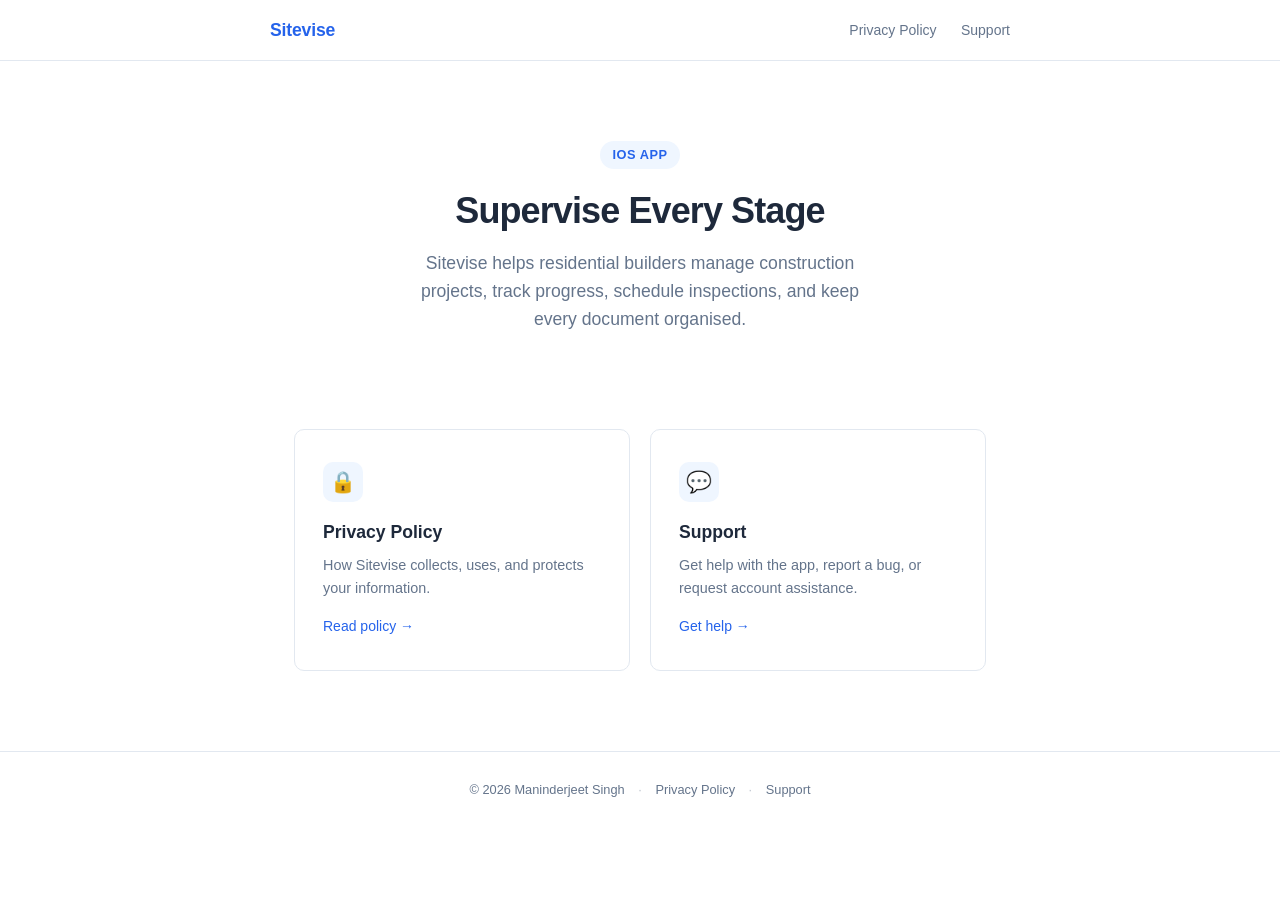
<file: index.html>
<!DOCTYPE html>
<html lang="en">
<head>
  <meta charset="UTF-8" />
  <meta name="viewport" content="width=device-width, initial-scale=1.0" />
  <title>Sitevise — Construction Project Management</title>
  <meta name="description" content="Sitevise helps residential builders manage construction projects, track progress, inspections, and documents." />
  <link rel="stylesheet" href="style.css" />
</head>
<body>

  <header class="site-header">
    <div class="inner">
      <a class="logo" href="./">Sitevise</a>
      <nav>
        <a href="privacy/">Privacy Policy</a>
        <a href="support/">Support</a>
      </nav>
    </div>
  </header>

  <section class="hero">
    <span class="hero-badge">iOS App</span>
    <h1>Supervise Every Stage</h1>
    <p>Sitevise helps residential builders manage construction projects, track progress, schedule inspections, and keep every document organised.</p>
  </section>

  <div class="card-grid">
    <a class="card" href="privacy/">
      <div class="card-icon">🔒</div>
      <h2>Privacy Policy</h2>
      <p>How Sitevise collects, uses, and protects your information.</p>
      <span class="arrow">Read policy →</span>
    </a>
    <a class="card" href="support/">
      <div class="card-icon">💬</div>
      <h2>Support</h2>
      <p>Get help with the app, report a bug, or request account assistance.</p>
      <span class="arrow">Get help →</span>
    </a>
  </div>

  <footer class="site-footer">
    <span>© 2026 Maninderjeet Singh</span>
    <span class="sep">·</span>
    <a href="privacy/">Privacy Policy</a>
    <span class="sep">·</span>
    <a href="support/">Support</a>
  </footer>

</body>
</html>
</file>
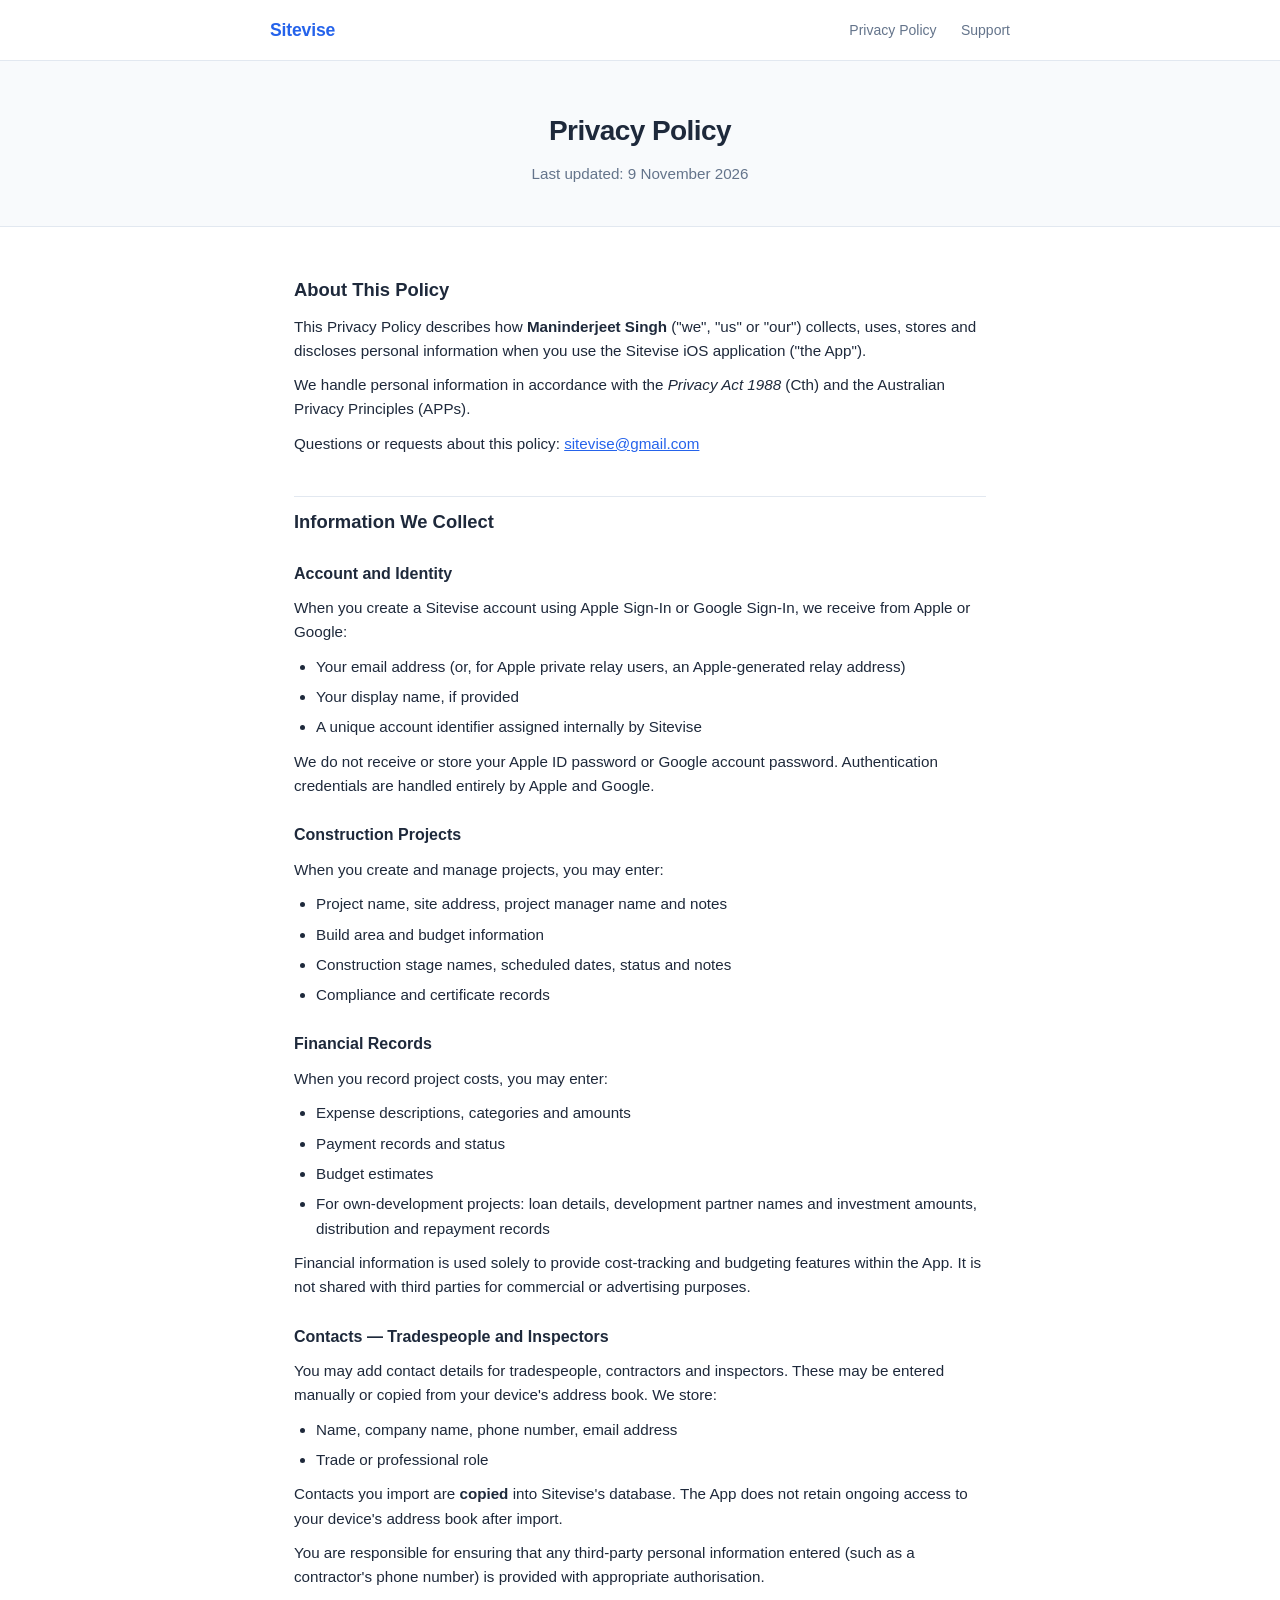
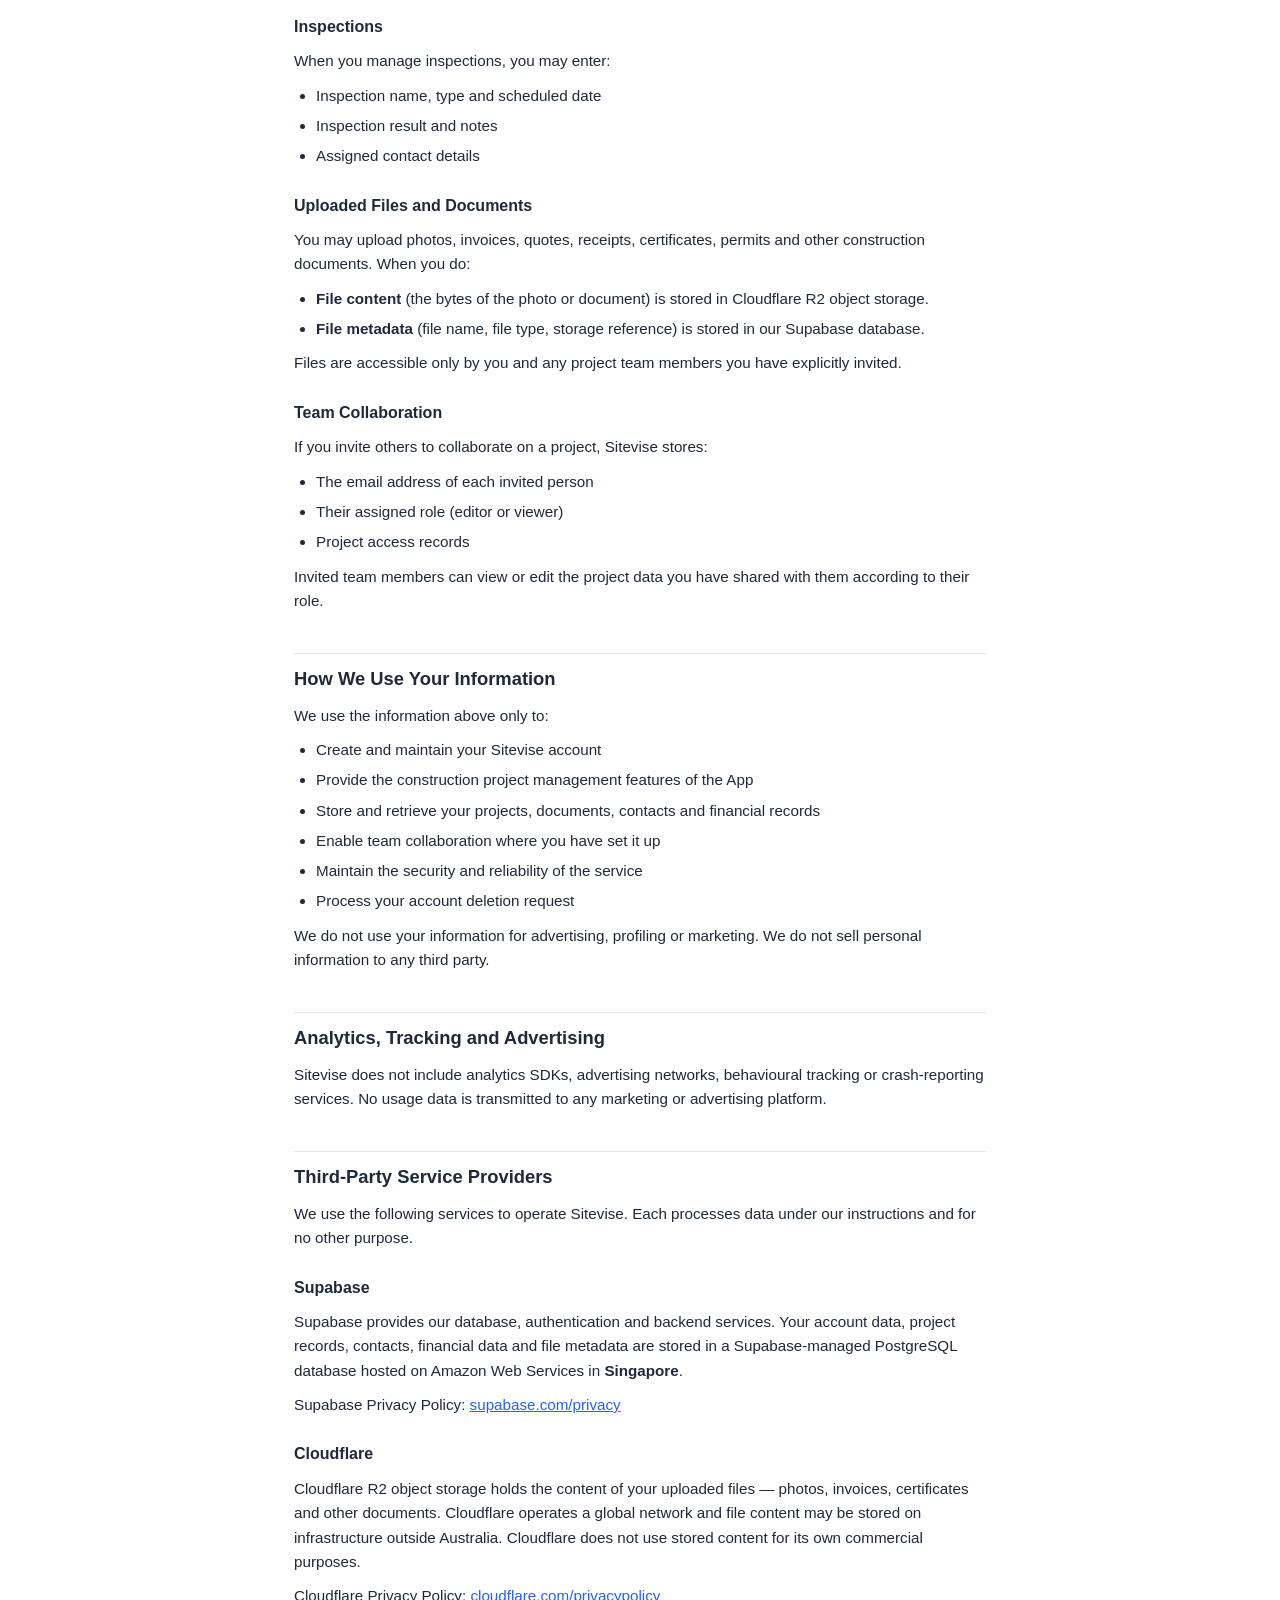
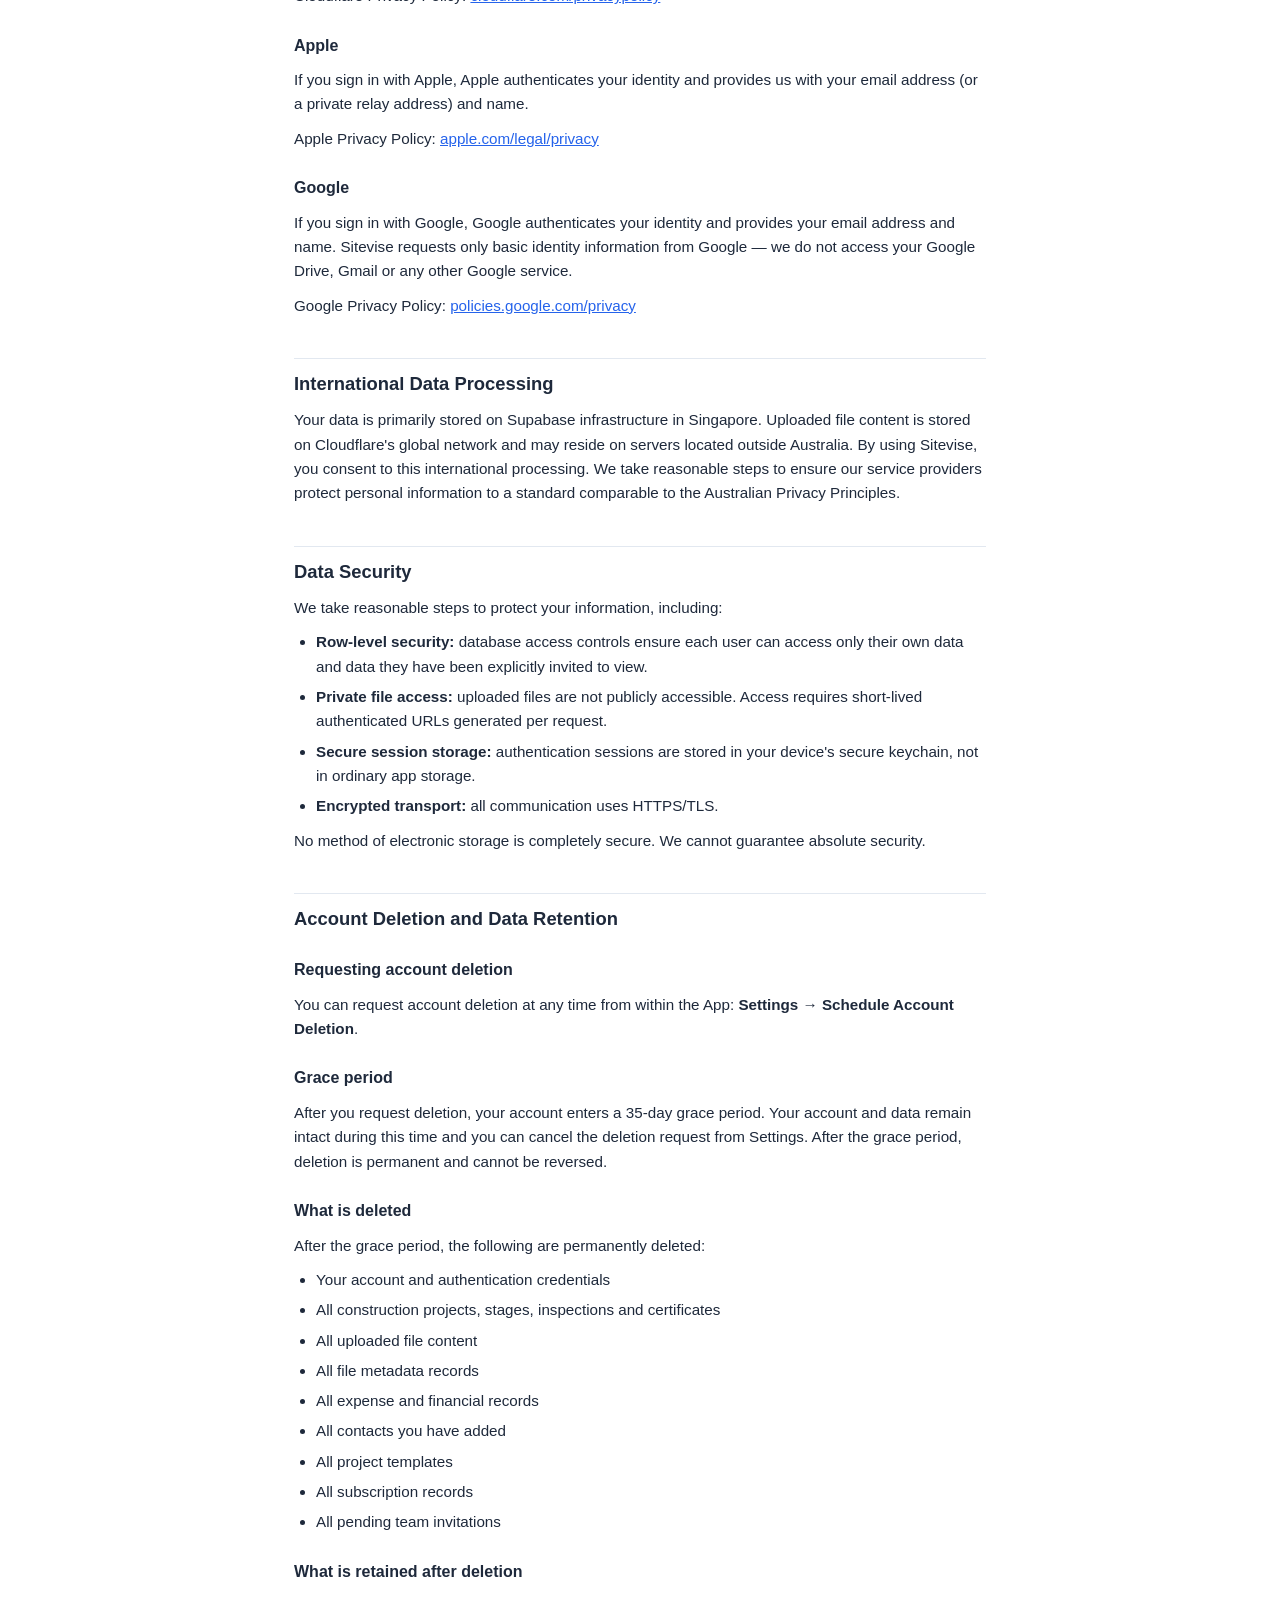
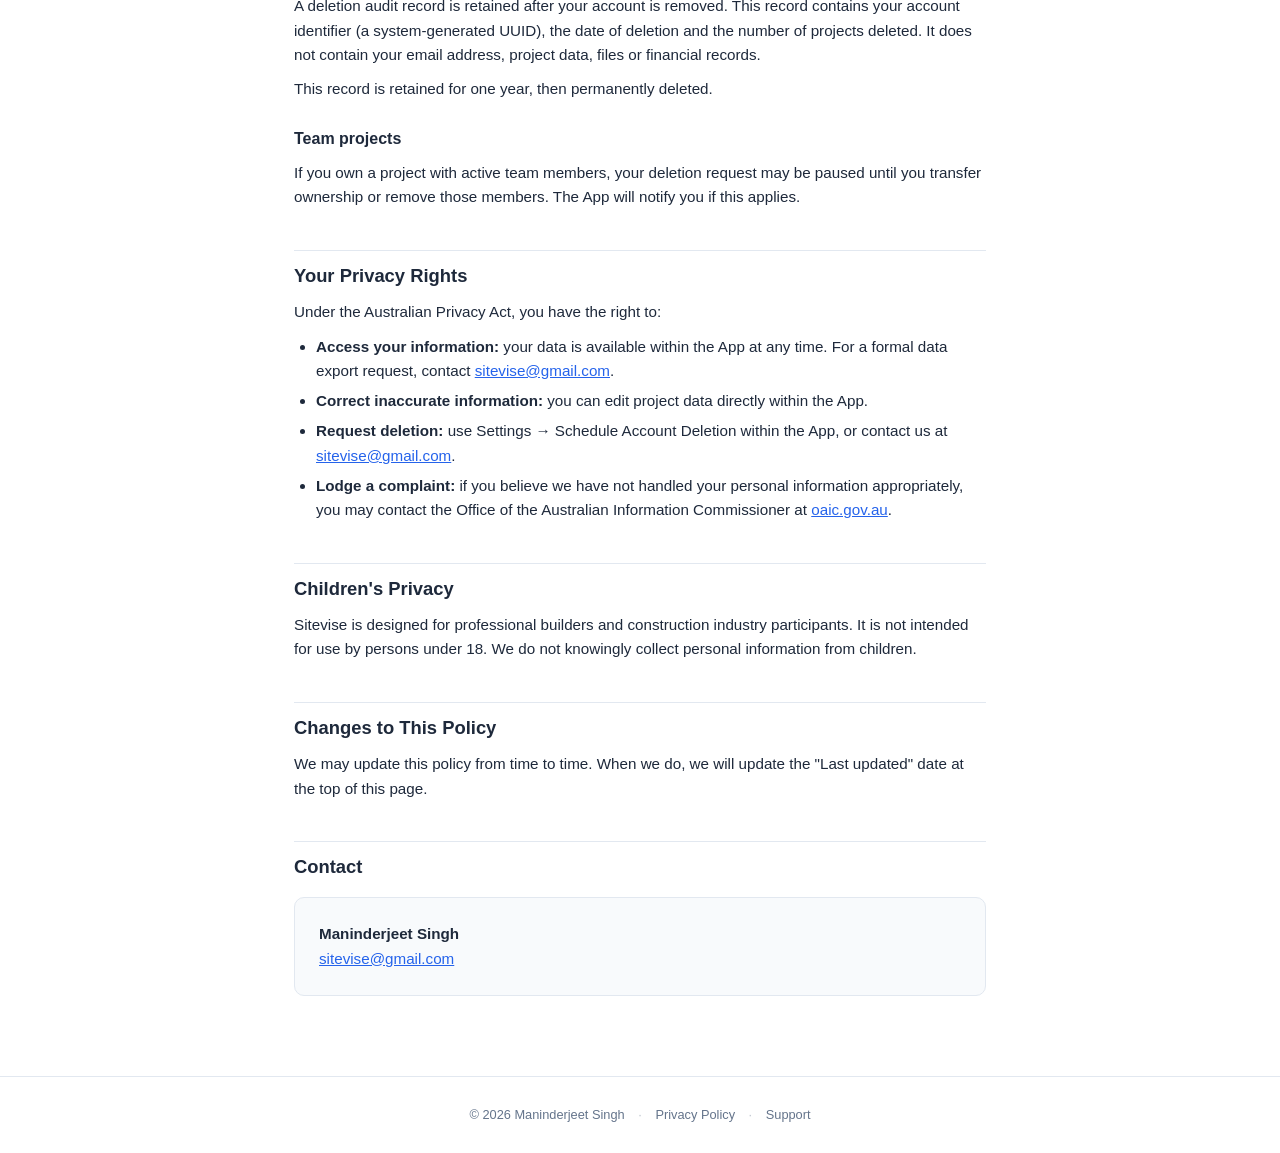
<file: privacy/index.html>
<!DOCTYPE html>
<html lang="en">
<head>
  <meta charset="UTF-8" />
  <meta name="viewport" content="width=device-width, initial-scale=1.0" />
  <title>Privacy Policy — Sitevise</title>
  <meta name="description" content="Sitevise Privacy Policy — how we collect, use, and protect your information." />
  <link rel="stylesheet" href="../style.css" />
</head>
<body>

  <header class="site-header">
    <div class="inner">
      <a class="logo" href="../">Sitevise</a>
      <nav>
        <a href="../privacy/">Privacy Policy</a>
        <a href="../support/">Support</a>
      </nav>
    </div>
  </header>

  <div class="page-hero">
    <h1>Privacy Policy</h1>
    <p class="meta">Last updated: 9 November 2026</p>
  </div>

  <main>
    <div class="prose">

      <h2>About This Policy</h2>
      <p>
        This Privacy Policy describes how <strong>Maninderjeet Singh</strong>
        ("we", "us" or "our") collects, uses, stores and discloses personal information
        when you use the Sitevise iOS application ("the App").
      </p>
      <p>
        We handle personal information in accordance with the <em>Privacy Act 1988</em>
        (Cth) and the Australian Privacy Principles (APPs).
      </p>
      <p>
        Questions or requests about this policy:
        <a href="mailto:sitevise@gmail.com">sitevise@gmail.com</a>
      </p>

      <h2>Information We Collect</h2>

      <h3>Account and Identity</h3>
      <p>
        When you create a Sitevise account using Apple Sign-In or Google Sign-In, we receive
        from Apple or Google:
      </p>
      <ul>
        <li>Your email address (or, for Apple private relay users, an Apple-generated relay address)</li>
        <li>Your display name, if provided</li>
        <li>A unique account identifier assigned internally by Sitevise</li>
      </ul>
      <p>
        We do not receive or store your Apple ID password or Google account password.
        Authentication credentials are handled entirely by Apple and Google.
      </p>

      <h3>Construction Projects</h3>
      <p>When you create and manage projects, you may enter:</p>
      <ul>
        <li>Project name, site address, project manager name and notes</li>
        <li>Build area and budget information</li>
        <li>Construction stage names, scheduled dates, status and notes</li>
        <li>Compliance and certificate records</li>
      </ul>

      <h3>Financial Records</h3>
      <p>When you record project costs, you may enter:</p>
      <ul>
        <li>Expense descriptions, categories and amounts</li>
        <li>Payment records and status</li>
        <li>Budget estimates</li>
        <li>
          For own-development projects: loan details, development partner names
          and investment amounts, distribution and repayment records
        </li>
      </ul>
      <p>
        Financial information is used solely to provide cost-tracking and budgeting features
        within the App. It is not shared with third parties for commercial or advertising
        purposes.
      </p>

      <h3>Contacts — Tradespeople and Inspectors</h3>
      <p>
        You may add contact details for tradespeople, contractors and inspectors. These may
        be entered manually or copied from your device's address book. We store:
      </p>
      <ul>
        <li>Name, company name, phone number, email address</li>
        <li>Trade or professional role</li>
      </ul>
      <p>
        Contacts you import are <strong>copied</strong> into Sitevise's database. The App
        does not retain ongoing access to your device's address book after import.
      </p>
      <p>
        You are responsible for ensuring that any third-party personal information entered
        (such as a contractor's phone number) is provided with appropriate authorisation.
      </p>

      <h3>Inspections</h3>
      <p>When you manage inspections, you may enter:</p>
      <ul>
        <li>Inspection name, type and scheduled date</li>
        <li>Inspection result and notes</li>
        <li>Assigned contact details</li>
      </ul>

      <h3>Uploaded Files and Documents</h3>
      <p>
        You may upload photos, invoices, quotes, receipts, certificates, permits and other
        construction documents. When you do:
      </p>
      <ul>
        <li>
          <strong>File content</strong> (the bytes of the photo or document) is stored
          in Cloudflare R2 object storage.
        </li>
        <li>
          <strong>File metadata</strong> (file name, file type, storage reference) is stored
          in our Supabase database.
        </li>
      </ul>
      <p>
        Files are accessible only by you and any project team members you have explicitly
        invited.
      </p>

      <h3>Team Collaboration</h3>
      <p>
        If you invite others to collaborate on a project, Sitevise stores:
      </p>
      <ul>
        <li>The email address of each invited person</li>
        <li>Their assigned role (editor or viewer)</li>
        <li>Project access records</li>
      </ul>
      <p>
        Invited team members can view or edit the project data you have shared with them
        according to their role.
      </p>

      <h2>How We Use Your Information</h2>
      <p>We use the information above only to:</p>
      <ul>
        <li>Create and maintain your Sitevise account</li>
        <li>Provide the construction project management features of the App</li>
        <li>Store and retrieve your projects, documents, contacts and financial records</li>
        <li>Enable team collaboration where you have set it up</li>
        <li>Maintain the security and reliability of the service</li>
        <li>Process your account deletion request</li>
      </ul>
      <p>
        We do not use your information for advertising, profiling or marketing.
        We do not sell personal information to any third party.
      </p>

      <h2>Analytics, Tracking and Advertising</h2>
      <p>
        Sitevise does not include analytics SDKs, advertising networks, behavioural
        tracking or crash-reporting services. No usage data is transmitted to any
        marketing or advertising platform.
      </p>

      <h2>Third-Party Service Providers</h2>
      <p>
        We use the following services to operate Sitevise. Each processes data under our
        instructions and for no other purpose.
      </p>

      <h3>Supabase</h3>
      <p>
        Supabase provides our database, authentication and backend services. Your account
        data, project records, contacts, financial data and file metadata are stored in a
        Supabase-managed PostgreSQL database hosted on Amazon Web Services in
        <strong>Singapore</strong>.
      </p>
      <p>
        Supabase Privacy Policy:
        <a href="https://supabase.com/privacy" target="_blank" rel="noopener">supabase.com/privacy</a>
      </p>

      <h3>Cloudflare</h3>
      <p>
        Cloudflare R2 object storage holds the content of your uploaded files — photos,
        invoices, certificates and other documents. Cloudflare operates a global network
        and file content may be stored on infrastructure outside Australia. Cloudflare does
        not use stored content for its own commercial purposes.
      </p>
      <p>
        Cloudflare Privacy Policy:
        <a href="https://www.cloudflare.com/privacypolicy/" target="_blank" rel="noopener">cloudflare.com/privacypolicy</a>
      </p>

      <h3>Apple</h3>
      <p>
        If you sign in with Apple, Apple authenticates your identity and provides us with
        your email address (or a private relay address) and name.
      </p>
      <p>
        Apple Privacy Policy:
        <a href="https://www.apple.com/legal/privacy/" target="_blank" rel="noopener">apple.com/legal/privacy</a>
      </p>

      <h3>Google</h3>
      <p>
        If you sign in with Google, Google authenticates your identity and provides your
        email address and name. Sitevise requests only basic identity information from
        Google — we do not access your Google Drive, Gmail or any other Google service.
      </p>
      <p>
        Google Privacy Policy:
        <a href="https://policies.google.com/privacy" target="_blank" rel="noopener">policies.google.com/privacy</a>
      </p>

      <h2>International Data Processing</h2>
      <p>
        Your data is primarily stored on Supabase infrastructure in Singapore.
        Uploaded file content is stored on Cloudflare's global network and may reside
        on servers located outside Australia. By using Sitevise, you consent to this
        international processing. We take reasonable steps to ensure our service providers
        protect personal information to a standard comparable to the Australian Privacy
        Principles.
      </p>

      <h2>Data Security</h2>
      <p>We take reasonable steps to protect your information, including:</p>
      <ul>
        <li>
          <strong>Row-level security:</strong> database access controls ensure each user
          can access only their own data and data they have been explicitly invited to view.
        </li>
        <li>
          <strong>Private file access:</strong> uploaded files are not publicly accessible.
          Access requires short-lived authenticated URLs generated per request.
        </li>
        <li>
          <strong>Secure session storage:</strong> authentication sessions are stored in
          your device's secure keychain, not in ordinary app storage.
        </li>
        <li>
          <strong>Encrypted transport:</strong> all communication uses HTTPS/TLS.
        </li>
      </ul>
      <p>
        No method of electronic storage is completely secure. We cannot guarantee
        absolute security.
      </p>

      <h2>Account Deletion and Data Retention</h2>

      <h3>Requesting account deletion</h3>
      <p>
        You can request account deletion at any time from within the App:
        <strong>Settings → Schedule Account Deletion</strong>.
      </p>

      <h3>Grace period</h3>
      <p>
        After you request deletion, your account enters a 35-day grace period. Your account
        and data remain intact during this time and you can cancel the deletion request from
        Settings. After the grace period, deletion is permanent and cannot be reversed.
      </p>

      <h3>What is deleted</h3>
      <p>
        After the grace period, the following are permanently deleted:
      </p>
      <ul>
        <li>Your account and authentication credentials</li>
        <li>All construction projects, stages, inspections and certificates</li>
        <li>All uploaded file content</li>
        <li>All file metadata records</li>
        <li>All expense and financial records</li>
        <li>All contacts you have added</li>
        <li>All project templates</li>
        <li>All subscription records</li>
        <li>All pending team invitations</li>
      </ul>

      <h3>What is retained after deletion</h3>
      <p>
        A deletion audit record is retained after your account is removed. This record
        contains your account identifier (a system-generated UUID), the date of deletion
        and the number of projects deleted. It does not contain your email address,
        project data, files or financial records.
      </p>
      <p>
        This record is retained for one year, then permanently deleted.
      </p>

      <h3>Team projects</h3>
      <p>
        If you own a project with active team members, your deletion request may be
        paused until you transfer ownership or remove those members. The App will
        notify you if this applies.
      </p>

      <h2>Your Privacy Rights</h2>
      <p>Under the Australian Privacy Act, you have the right to:</p>
      <ul>
        <li>
          <strong>Access your information:</strong> your data is available within the App
          at any time. For a formal data export request, contact
          <a href="mailto:sitevise@gmail.com">sitevise@gmail.com</a>.
        </li>
        <li>
          <strong>Correct inaccurate information:</strong> you can edit project data
          directly within the App.
        </li>
        <li>
          <strong>Request deletion:</strong> use Settings → Schedule Account Deletion within
          the App, or contact us at
          <a href="mailto:sitevise@gmail.com">sitevise@gmail.com</a>.
        </li>
        <li>
          <strong>Lodge a complaint:</strong> if you believe we have not handled your personal
          information appropriately, you may contact the Office of the Australian Information
          Commissioner at
          <a href="https://www.oaic.gov.au" target="_blank" rel="noopener">oaic.gov.au</a>.
        </li>
      </ul>

      <h2>Children's Privacy</h2>
      <p>
        Sitevise is designed for professional builders and construction industry participants.
        It is not intended for use by persons under 18. We do not knowingly collect
        personal information from children.
      </p>

      <h2>Changes to This Policy</h2>
      <p>
        We may update this policy from time to time. When we do, we will update the
        "Last updated" date at the top of this page.
      </p>

      <h2>Contact</h2>
      <div class="contact-block">
        <p><strong>Maninderjeet Singh</strong></p>
        <p><a href="mailto:sitevise@gmail.com">sitevise@gmail.com</a></p>
      </div>

    </div>
  </main>

  <footer class="site-footer">
    <span>© 2026 Maninderjeet Singh</span>
    <span class="sep">·</span>
    <a href="../privacy/">Privacy Policy</a>
    <span class="sep">·</span>
    <a href="../support/">Support</a>
  </footer>

</body>
</html>
</file>
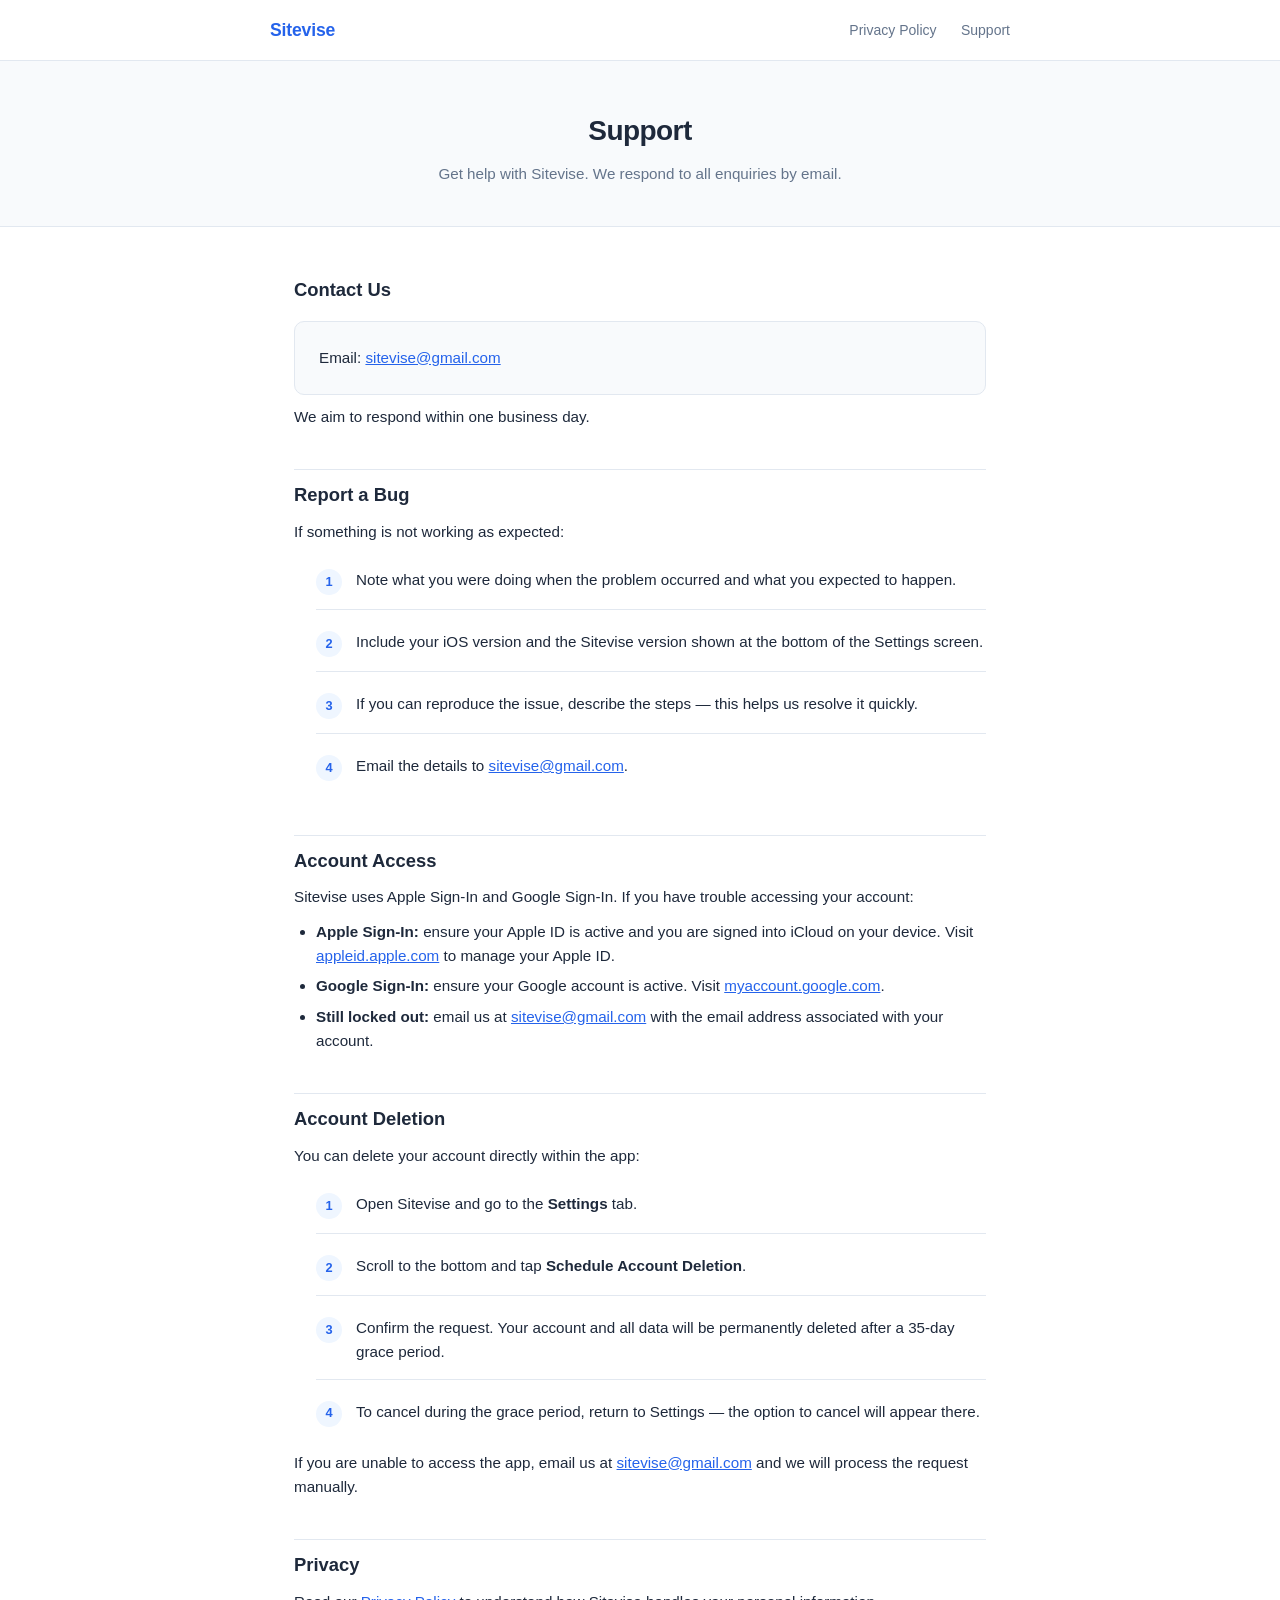
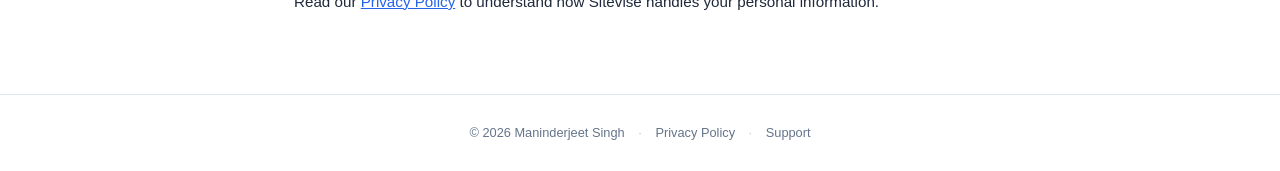
<file: support/index.html>
<!DOCTYPE html>
<html lang="en">
<head>
  <meta charset="UTF-8" />
  <meta name="viewport" content="width=device-width, initial-scale=1.0" />
  <title>Support — Sitevise</title>
  <meta name="description" content="Get help with Sitevise, report a bug, or request account assistance." />
  <link rel="stylesheet" href="../style.css" />
</head>
<body>

  <header class="site-header">
    <div class="inner">
      <a class="logo" href="../">Sitevise</a>
      <nav>
        <a href="../privacy/">Privacy Policy</a>
        <a href="../support/">Support</a>
      </nav>
    </div>
  </header>

  <div class="page-hero">
    <h1>Support</h1>
    <p>Get help with Sitevise. We respond to all enquiries by email.</p>
  </div>

  <main>
    <div class="prose">

      <h2>Contact Us</h2>
      <div class="contact-block">
        <p>
          Email: <a href="mailto:sitevise@gmail.com">sitevise@gmail.com</a>
        </p>
      </div>
      <p>We aim to respond within one business day.</p>

      <h2>Report a Bug</h2>
      <p>If something is not working as expected:</p>
      <ol class="step-list">
        <li>
          <span class="step-num">1</span>
          <span>Note what you were doing when the problem occurred and what you expected to happen.</span>
        </li>
        <li>
          <span class="step-num">2</span>
          <span>Include your iOS version and the Sitevise version shown at the bottom of the Settings screen.</span>
        </li>
        <li>
          <span class="step-num">3</span>
          <span>If you can reproduce the issue, describe the steps — this helps us resolve it quickly.</span>
        </li>
        <li>
          <span class="step-num">4</span>
          <span>Email the details to <a href="mailto:sitevise@gmail.com">sitevise@gmail.com</a>.</span>
        </li>
      </ol>

      <h2>Account Access</h2>
      <p>Sitevise uses Apple Sign-In and Google Sign-In. If you have trouble accessing your account:</p>
      <ul>
        <li>
          <strong>Apple Sign-In:</strong> ensure your Apple ID is active and you are signed into iCloud on your device.
          Visit <a href="https://appleid.apple.com" target="_blank" rel="noopener">appleid.apple.com</a> to manage your Apple ID.
        </li>
        <li>
          <strong>Google Sign-In:</strong> ensure your Google account is active.
          Visit <a href="https://myaccount.google.com" target="_blank" rel="noopener">myaccount.google.com</a>.
        </li>
        <li>
          <strong>Still locked out:</strong> email us at
          <a href="mailto:sitevise@gmail.com">sitevise@gmail.com</a>
          with the email address associated with your account.
        </li>
      </ul>

      <h2>Account Deletion</h2>
      <p>You can delete your account directly within the app:</p>
      <ol class="step-list">
        <li>
          <span class="step-num">1</span>
          <span>Open Sitevise and go to the <strong>Settings</strong> tab.</span>
        </li>
        <li>
          <span class="step-num">2</span>
          <span>Scroll to the bottom and tap <strong>Schedule Account Deletion</strong>.</span>
        </li>
        <li>
          <span class="step-num">3</span>
          <span>Confirm the request. Your account and all data will be permanently deleted after a 35-day grace period.</span>
        </li>
        <li>
          <span class="step-num">4</span>
          <span>To cancel during the grace period, return to Settings — the option to cancel will appear there.</span>
        </li>
      </ol>
      <p>
        If you are unable to access the app, email us at
        <a href="mailto:sitevise@gmail.com">sitevise@gmail.com</a>
        and we will process the request manually.
      </p>

      <h2>Privacy</h2>
      <p>
        Read our <a href="../privacy/">Privacy Policy</a> to understand how Sitevise
        handles your personal information.
      </p>

    </div>
  </main>

  <footer class="site-footer">
    <span>© 2026 Maninderjeet Singh</span>
    <span class="sep">·</span>
    <a href="../privacy/">Privacy Policy</a>
    <span class="sep">·</span>
    <a href="../support/">Support</a>
  </footer>

</body>
</html>
</file>
<file: style.css>
/* Sitevise – shared website styles */

*, *::before, *::after { box-sizing: border-box; margin: 0; padding: 0; }

:root {
  --blue:   #2563EB;
  --blue-d: #1D4ED8;
  --text:   #1E293B;
  --muted:  #64748B;
  --border: #E2E8F0;
  --bg:     #F8FAFC;
  --white:  #FFFFFF;
  --radius: 10px;
  --max:    740px;
}

html { font-size: 16px; }

body {
  font-family: -apple-system, BlinkMacSystemFont, "Segoe UI", Helvetica, Arial, sans-serif;
  color: var(--text);
  background: var(--white);
  line-height: 1.6;
  -webkit-font-smoothing: antialiased;
}

/* ── Layout ─────────────────────────────────────────────────────────────── */

.site-header {
  background: var(--white);
  border-bottom: 1px solid var(--border);
  padding: 0 24px;
}
.site-header .inner {
  max-width: var(--max);
  margin: 0 auto;
  height: 60px;
  display: flex;
  align-items: center;
  justify-content: space-between;
}
.site-header .logo {
  font-weight: 700;
  font-size: 1.1rem;
  color: var(--blue);
  text-decoration: none;
  letter-spacing: -0.01em;
}
.site-header nav a {
  font-size: 0.875rem;
  color: var(--muted);
  text-decoration: none;
  margin-left: 20px;
}
.site-header nav a:hover { color: var(--text); }

.page-hero {
  background: var(--bg);
  border-bottom: 1px solid var(--border);
  padding: 48px 24px 40px;
  text-align: center;
}
.page-hero h1 {
  font-size: 1.75rem;
  font-weight: 700;
  color: var(--text);
  letter-spacing: -0.02em;
}
.page-hero p {
  margin-top: 8px;
  font-size: 0.95rem;
  color: var(--muted);
}

main {
  max-width: var(--max);
  margin: 0 auto;
  padding: 48px 24px 80px;
}

/* ── Home hero ───────────────────────────────────────────────────────────── */

.hero {
  text-align: center;
  padding: 80px 24px 48px;
  max-width: var(--max);
  margin: 0 auto;
}
.hero h1 {
  font-size: 2.25rem;
  font-weight: 700;
  color: var(--text);
  letter-spacing: -0.025em;
  line-height: 1.2;
}
.hero p {
  margin-top: 16px;
  font-size: 1.1rem;
  color: var(--muted);
  max-width: 480px;
  margin-left: auto;
  margin-right: auto;
}
.hero-badge {
  display: inline-block;
  background: #EFF6FF;
  color: var(--blue);
  font-size: 0.8rem;
  font-weight: 600;
  letter-spacing: 0.04em;
  text-transform: uppercase;
  padding: 4px 12px;
  border-radius: 100px;
  margin-bottom: 20px;
}

.card-grid {
  display: grid;
  grid-template-columns: repeat(auto-fit, minmax(280px, 1fr));
  gap: 20px;
  max-width: var(--max);
  margin: 48px auto 0;
  padding: 0 24px 80px;
}
.card {
  background: var(--white);
  border: 1px solid var(--border);
  border-radius: var(--radius);
  padding: 32px 28px;
  text-decoration: none;
  color: inherit;
  transition: box-shadow 0.15s, border-color 0.15s;
}
.card:hover {
  border-color: var(--blue);
  box-shadow: 0 4px 16px rgba(37, 99, 235, 0.08);
}
.card-icon {
  width: 40px;
  height: 40px;
  background: #EFF6FF;
  border-radius: 10px;
  display: flex;
  align-items: center;
  justify-content: center;
  font-size: 1.3rem;
  margin-bottom: 16px;
}
.card h2 {
  font-size: 1.1rem;
  font-weight: 600;
  color: var(--text);
  margin-bottom: 8px;
}
.card p {
  font-size: 0.9rem;
  color: var(--muted);
  line-height: 1.55;
}
.card .arrow {
  display: inline-block;
  margin-top: 16px;
  font-size: 0.875rem;
  color: var(--blue);
  font-weight: 500;
}

/* ── Prose (privacy / support) ──────────────────────────────────────────── */

.prose h2 {
  font-size: 1.15rem;
  font-weight: 700;
  color: var(--text);
  margin-top: 40px;
  margin-bottom: 10px;
  padding-top: 10px;
  border-top: 1px solid var(--border);
}
.prose h2:first-child { margin-top: 0; border-top: none; padding-top: 0; }

.prose h3 {
  font-size: 1rem;
  font-weight: 600;
  color: var(--text);
  margin-top: 24px;
  margin-bottom: 8px;
}

.prose p {
  margin-top: 10px;
  font-size: 0.95rem;
  color: var(--text);
}

.prose ul, .prose ol {
  margin-top: 10px;
  padding-left: 22px;
}
.prose li {
  font-size: 0.95rem;
  margin-bottom: 6px;
  color: var(--text);
}

.prose a { color: var(--blue); }
.prose a:hover { color: var(--blue-d); }

.prose .meta {
  font-size: 0.85rem;
  color: var(--muted);
  margin-top: 4px;
}

/* ── Support steps ──────────────────────────────────────────────────────── */

.step-list { list-style: none; padding: 0; margin-top: 12px; }
.step-list li {
  display: flex;
  gap: 14px;
  align-items: flex-start;
  padding: 14px 0;
  border-bottom: 1px solid var(--border);
  font-size: 0.95rem;
}
.step-list li:last-child { border-bottom: none; }
.step-num {
  flex-shrink: 0;
  width: 26px;
  height: 26px;
  border-radius: 50%;
  background: #EFF6FF;
  color: var(--blue);
  font-size: 0.8rem;
  font-weight: 700;
  display: flex;
  align-items: center;
  justify-content: center;
  margin-top: 1px;
}

.contact-block {
  background: var(--bg);
  border: 1px solid var(--border);
  border-radius: var(--radius);
  padding: 24px;
  margin-top: 16px;
}
.contact-block p { margin-top: 0; }
.contact-block a { color: var(--blue); font-weight: 500; }

/* ── Footer ─────────────────────────────────────────────────────────────── */

.site-footer {
  border-top: 1px solid var(--border);
  padding: 28px 24px;
  text-align: center;
  font-size: 0.8rem;
  color: var(--muted);
}
.site-footer a { color: var(--muted); text-decoration: none; }
.site-footer a:hover { color: var(--text); }
.site-footer .sep { margin: 0 10px; opacity: 0.4; }
</file>
